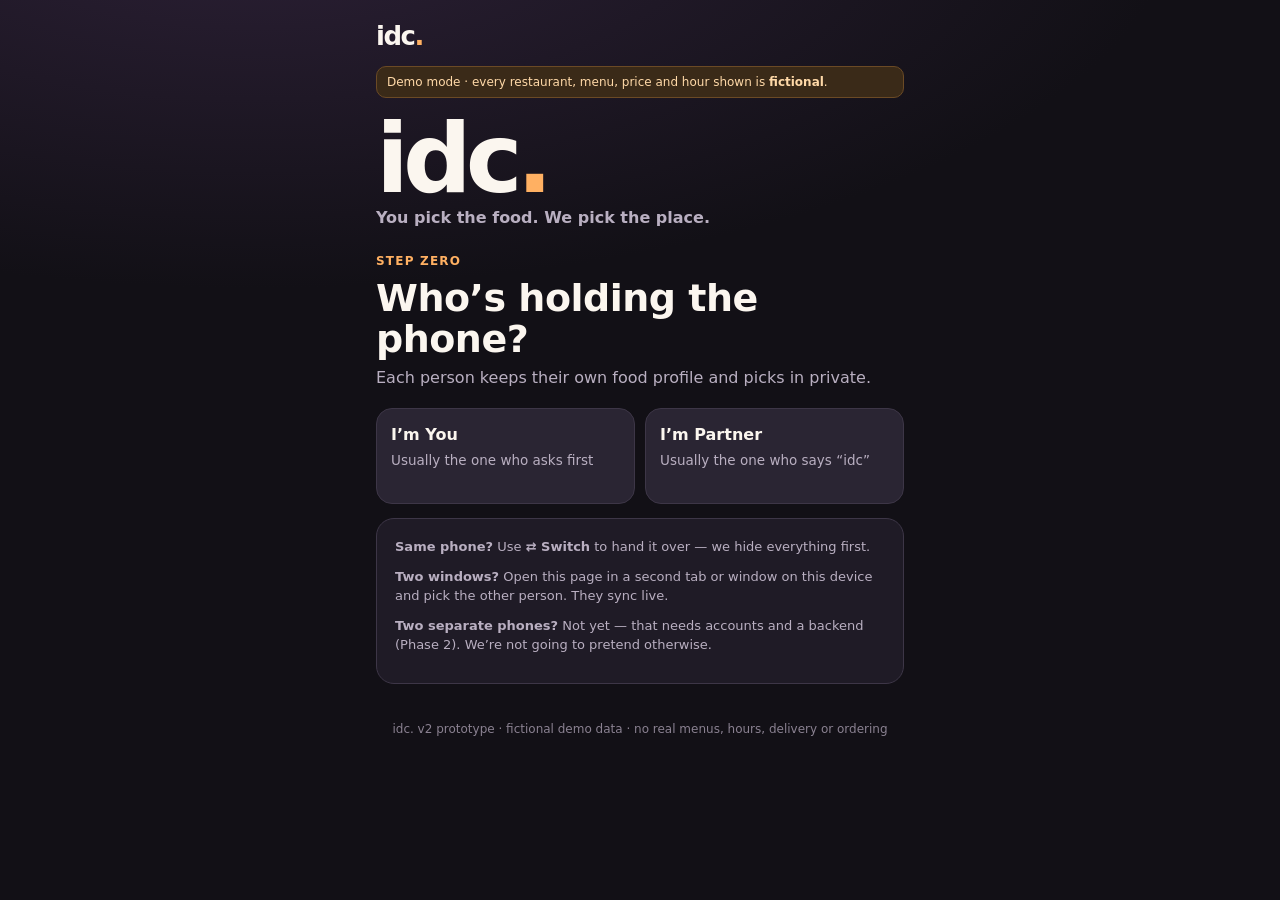
<file: index.html>
<!doctype html>
<html lang="en">
<head>
  <meta charset="utf-8">
  <meta name="viewport" content="width=device-width, initial-scale=1, viewport-fit=cover">
  <meta name="theme-color" content="#121016">
  <meta name="description" content="idc. — You pick the food. We pick the place. A two-person dinner decider.">
  <title>idc. | You pick the food. We pick the place.</title>
  <link rel="preconnect" href="https://images.unsplash.com">
  <link rel="stylesheet" href="css/app.css">
</head>
<body>
  <div id="app" aria-live="off"></div>
  <div class="toast" id="toast" role="status" aria-live="polite"></div>
  <noscript><p style="padding:20px">idc. needs JavaScript. Ironically, we do care about that.</p></noscript>
  <script type="module" src="js/app.js"></script>
</body>
</html>
</file>
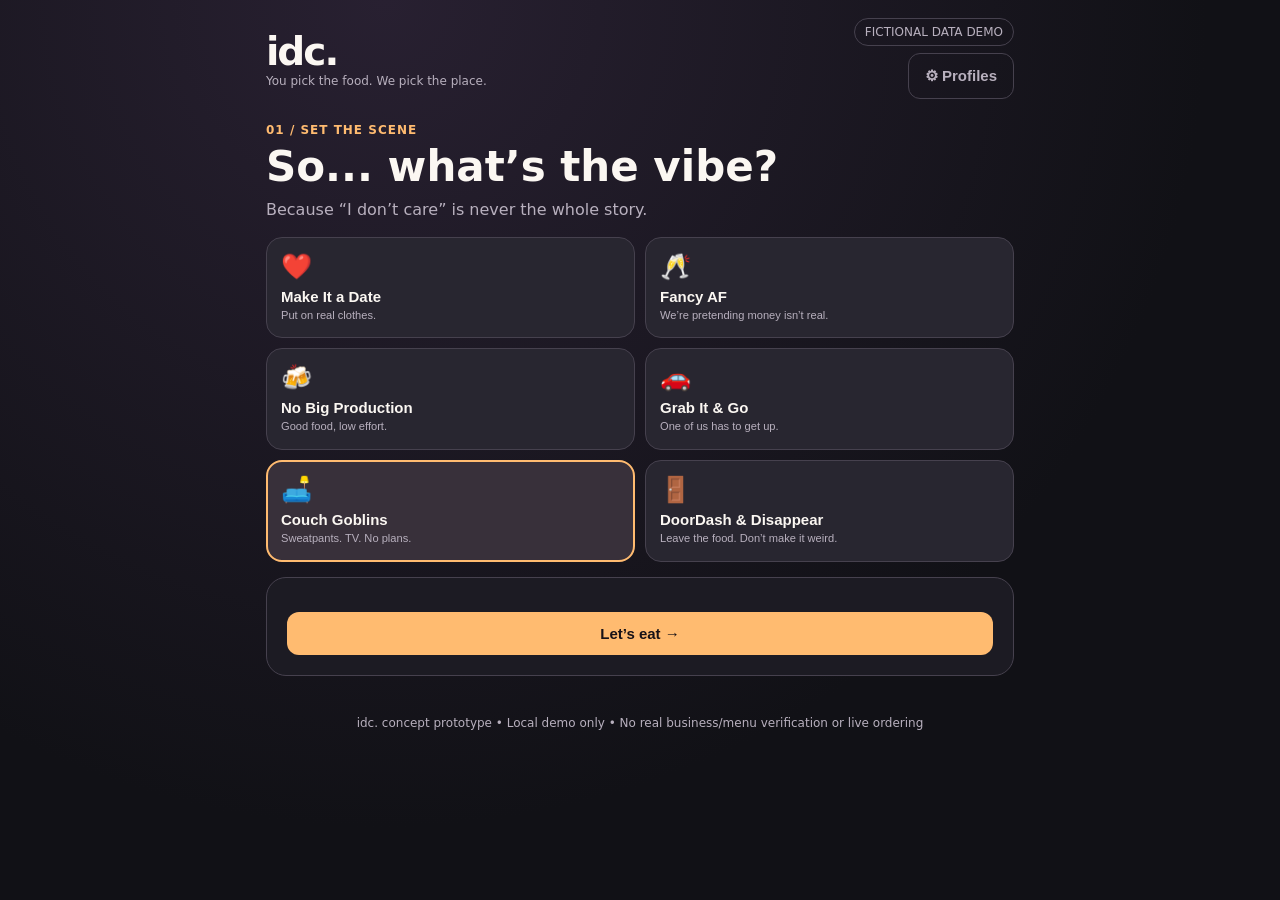
<file: Index.html>
<!DOCTYPE html>
<html lang="en"><head><meta charset="UTF-8"><meta name="viewport" content="width=device-width,initial-scale=1"><title>idc. | Dinner, decided.</title><style>
:root{--bg:#111116;--panel:#1c1b23;--panel2:#282630;--line:#46414e;--text:#fbf7f2;--muted:#b8b0be;--accent:#ffbb70;--pink:#ff7f9d;--green:#8be0b6;--red:#ff8a8a}*{box-sizing:border-box}body{margin:0;background:radial-gradient(ellipse at 30% 0%,#282031 0,#111116 65%);color:var(--text);font-family:system-ui,-apple-system,Segoe UI,Arial,sans-serif;min-height:100vh}.wrap{max-width:780px;margin:auto;padding:18px 16px 65px}.top{display:flex;align-items:center;justify-content:space-between;gap:12px;margin-bottom:24px}.logo{font-weight:900;font-size:39px;letter-spacing:-2px}.tiny{font-size:12px;color:var(--muted)}.eyebrow{font-weight:750;font-size:12px;color:var(--accent);text-transform:uppercase;letter-spacing:1px}h1{font-size:clamp(27px,6vw,42px);line-height:1.07;margin:8px 0}h2{font-size:23px;margin:4px 0 12px}h3{font-size:17px;margin:5px 0}.sub{color:var(--muted);line-height:1.5;margin-top:7px}.panel{background:var(--panel);border:1px solid var(--line);border-radius:20px;padding:20px;margin:15px 0}.choice-grid{display:grid;grid-template-columns:repeat(2,minmax(0,1fr));gap:10px}.choice{background:var(--panel2);border:1px solid var(--line);padding:14px;border-radius:16px;text-align:left;color:var(--text);cursor:pointer;min-height:97px}.choice.active{border:2px solid var(--accent);background:#38303a;padding:13px}.choice .emoji{font-size:25px;display:block;margin-bottom:7px}.choice strong{display:block;font-size:15px}.choice small{display:block;color:var(--muted);line-height:1.4;margin-top:3px}.button{border:0;cursor:pointer;border-radius:12px;padding:13px 16px;background:var(--accent);font-size:15px;font-weight:800;color:#171217}.button.secondary{background:var(--panel2);color:var(--text);border:1px solid var(--line)}.button.ghost{background:transparent;color:var(--muted);border:1px solid var(--line)}.button.danger{background:#5c2d3b;color:#ffe8ed}.button:disabled{opacity:.35;cursor:not-allowed}.button.full{width:100%;margin-top:14px}.buttons{display:flex;flex-wrap:wrap;gap:9px}.buttons>*{flex:1}.row{display:flex;align-items:center;justify-content:space-between;gap:12px}.chip{border:1px solid var(--line);border-radius:100px;padding:6px 10px;font-size:12px;color:var(--muted);white-space:nowrap}.chip.good{color:var(--green);border-color:#416f5b}.chip.warn{color:var(--accent)}.avatar{border-radius:50%;width:37px;height:37px;background:#5e405c;display:grid;place-items:center;font-weight:900}.tabs{display:flex;gap:8px;margin:15px 0}.tabs button{flex:1}.progress{height:6px;background:#3d3743;border-radius:20px;overflow:hidden;margin:20px 0}.progress>div{height:100%;background:var(--accent);transition:width .2s}.food{height:235px;border-radius:18px;background:linear-gradient(135deg,#4c3443,#312c40);display:flex;align-items:center;justify-content:center;font-size:100px;margin:16px 0 12px}.foodname{text-align:center;font-size:31px;font-weight:850}.foodhint{text-align:center;color:var(--muted);margin:6px 0 20px}.swipe-actions{display:flex;gap:8px}.swipe-actions button{flex:1}.field{margin:15px 0}.field label{font-size:13px;color:var(--muted);display:block;margin-bottom:8px}.field select,.field input{width:100%;background:var(--panel2);color:var(--text);border:1px solid var(--line);border-radius:12px;padding:12px;font-size:15px}.pref{display:flex;align-items:center;justify-content:space-between;gap:8px;border-bottom:1px solid #39343f;padding:11px 0}.pref select{width:130px;background:var(--panel2);color:var(--text);padding:9px;border:1px solid var(--line);border-radius:10px}.results{display:grid;gap:11px}.restaurant{border:1px solid var(--line);border-radius:17px;padding:16px;background:var(--panel2)}.restaurant.eliminated{opacity:.42}.restaurant strong{font-size:19px}.itempair{display:grid;grid-template-columns:1fr 1fr;gap:8px;margin:12px 0}.itempair>div{background:#1c1b23;border-radius:10px;padding:10px;font-size:13px;line-height:1.45}.itempair span{color:var(--accent);display:block;font-size:11px;margin-bottom:5px}.muted{color:var(--muted)}.alert{border:1px solid #665243;background:#302820;border-radius:13px;padding:12px;color:#fce0bb;font-size:13px;line-height:1.4}.success{border:1px solid #32654e;background:#1d3029;border-radius:13px;padding:14px;color:#bdf0d7}.center{text-align:center}.stephead{margin-bottom:15px}.stats{display:flex;gap:8px;flex-wrap:wrap;margin:12px 0}.hr{border:0;border-top:1px solid var(--line);margin:17px 0}.small{font-size:13px}.link{border:0;background:none;color:var(--accent);text-decoration:underline;cursor:pointer;padding:4px}.profile-controls{display:flex;flex-wrap:wrap;gap:8px;margin-top:15px}.toast{position:fixed;bottom:17px;left:50%;transform:translateX(-50%);background:#37303c;padding:12px 17px;border-radius:12px;display:none;max-width:90%;z-index:5}.tag{color:var(--accent)}@media(max-width:430px){.choice-grid{grid-template-columns:1fr 1fr}.choice{padding:10px}.choice.active{padding:9px}.panel{padding:15px}.food{height:195px;font-size:79px}.button{padding:12px 10px;font-size:13px}.itempair{grid-template-columns:1fr}.wrap{padding:12px 12px 60px}}
</style></head><body><div class="wrap" id="app"></div><div class="toast" id="toast"></div><script>
// All restaurants, dishes, and scores below are fictional demo data.
const foods=[['wings','Chicken wings','🍗'],['steak','Steak','🥩'],['burger','Burgers','🍔'],['pizza','Pizza','🍕'],['tacos','Tacos','🌮'],['pasta','Pasta','🍝'],['sushi','Sushi','🍣'],['salad','Salads','🥗'],['sandwich','Sandwiches','🥪'],['seafood','Seafood','🦐'],['bbq','BBQ','🍖'],['noodles','Noodles','🍜']];
const venues=[
{id:'r1',name:'The Corner Grill',tag:'Comfort food',dishes:{wings:'Buffalo wings',steak:'Grilled sirloin',burger:'Bacon burger',salad:'Chopped salad',sandwich:'Club sandwich'},price:21,pickup:true,delivery:true,quality:88,distance:3.1},
{id:'r2',name:'Oak & Ember',tag:'Modern American',dishes:{steak:'Ribeye plate',burger:'Smash burger',pasta:'Creamy penne',seafood:'Blackened shrimp'},price:25,pickup:true,delivery:false,quality:94,distance:4.3},
{id:'r3',name:'The Saucy Chicken',tag:'Wings & casual',dishes:{wings:'Garlic-parmesan wings',burger:'Chicken burger',sandwich:'Crispy chicken sandwich',salad:'Grilled chicken salad'},price:17,pickup:true,delivery:true,quality:86,distance:2.6},
{id:'r4',name:'Little Italy Kitchen',tag:'Italian favorites',dishes:{pizza:'Margherita pizza',pasta:'Baked rigatoni',salad:'Caesar salad',sandwich:'Meatball sub',steak:'Steak tips'},price:22,pickup:true,delivery:true,quality:89,distance:4.8},
{id:'r5',name:'Taco After Dark',tag:'Tex-Mex',dishes:{tacos:'Carne asada tacos',burger:'Tex-Mex burger',wings:'Hot honey wings',salad:'Taco salad'},price:18,pickup:true,delivery:true,quality:85,distance:5.0},
{id:'r6',name:'The Backyard Table',tag:'American kitchen',dishes:{bbq:'Smoked brisket',steak:'Steak bites',burger:'Classic cheeseburger',wings:'Smoked wings',pizza:'Flatbread pizza'},price:24,pickup:true,delivery:true,quality:91,distance:6.1},
{id:'r7',name:'Noodle House Nine',tag:'Asian kitchen',dishes:{noodles:'Garlic noodles',sushi:'Salmon roll',seafood:'Shrimp noodles',salad:'Cucumber salad'},price:19,pickup:true,delivery:true,quality:90,distance:5.8},
{id:'r8',name:'Bistro on Main',tag:'Bistro',dishes:{steak:'Steak frites',sandwich:'Turkey pesto panini',burger:'Truffle burger',pasta:'Pappardelle',salad:'Harvest salad'},price:28,pickup:true,delivery:false,quality:92,distance:7.3},
{id:'r9',name:'The Weekend Slice',tag:'Pizza & sandwiches',dishes:{pizza:'Hot honey pepperoni',sandwich:'Italian grinder',wings:'Crispy hot wings',salad:'Greek salad'},price:16,pickup:true,delivery:true,quality:87,distance:4.0},
{id:'r10',name:'Coastal Plate',tag:'Seafood grill',dishes:{seafood:'Grilled mahi',steak:'Surf-and-turf steak',burger:'Pub burger',salad:'Shrimp salad'},price:25,pickup:true,delivery:true,quality:90,distance:6.5}
];
const vibes=[['date','Make It a Date','❤️','Put on real clothes.'],['fancy','Fancy AF','🥂','We’re pretending money isn’t real.'],['casual','No Big Production','🍻','Good food, low effort.'],['pickup','Grab It & Go','🚗','One of us has to get up.'],['couch','Couch Goblins','🛋️','Sweatpants. TV. No plans.'],['delivery','DoorDash & Disappear','🚪','Leave the food. Don’t make it weird.']];
function initial(){return {screen:'vibe',vibe:'couch',method:'either',budget:'30',time:'now',user:0,profiles:[{name:'You',prefs:{wings:'love',steak:'like',burger:'like',sushi:'never'}},{name:'Partner',prefs:{burger:'love',pasta:'like',pizza:'love',sushi:'dislike'}}],session:[{mode:null,swipes:{},done:false},{mode:null,swipes:{},done:false}],swipeIndex:0,excluded:[],pendingBlock:null,blockApprovals:[false,false],eliminations:[null,null],finalists:[],winner:null,backup:null,replacementVotes:[false,false],replacementReason:'busy',replacementRadius:'5',history:[],generation:0}}let S=initial();
const app=document.getElementById('app');function esc(s){return String(s).replace(/[&<>"']/g,c=>({'&':'&amp;','<':'&lt;','>':'&gt;','"':'&quot;',"'":'&#39;'}[c]))}function button(t,fn,cls=''){let disabled=cls.includes('disabled');return `<button class="button ${cls.replace('disabled','')}" ${disabled?'disabled':''} onclick="${fn}">${t}</button>`}function go(page){S.screen=page;render();window.scrollTo({top:0,behavior:'smooth'})}function toast(s){let el=document.getElementById('toast');el.textContent=s;el.style.display='block';setTimeout(()=>el.style.display='none',2600)}function header(){return `<header class="top"><div><span class="logo">idc.</span><div class="tiny">You pick the food. We pick the place.</div></div><div style="text-align:right"><div class="chip">FICTIONAL DATA DEMO</div><div style="margin-top:7px">${button('⚙ Profiles','go(\'profiles\')','ghost')}</div></div></header>`}function title(tag,heading,sub){return `<div class="stephead"><div class="eyebrow">${tag}</div><h1>${heading}</h1><div class="sub">${sub}</div></div>`}
function render(){let content='';if(S.screen==='vibe'){content=title('01 / set the scene','So... what’s the vibe?','Because “I don’t care” is never the whole story.')+`<div class="choice-grid">${vibes.map(v=>`<button class="choice ${S.vibe===v[0]?'active':''}" onclick="S.vibe='${v[0]}';render()"><span class="emoji">${v[2]}</span><strong>${v[1]}</strong><small>${v[3]}</small></button>`).join('')}</div><div class="panel">${button('Let’s eat →','go(\'settings\')','full')}</div>`}
else if(S.screen==='settings'){content=title('02 / tonight’s rules',S.vibe==='couch'?'Couch Goblins activated.':'Establishing the game plan.','The first partner chooses the vibe and tonight’s ground rules.')+`<div class="panel"><div class="field"><label>How’s the food getting to you?</label><div class="choice-grid">${[['delivery','🚪 Delivery'],['pickup','🚗 Pickup'],['either','🛋️ Either works']].map(x=>`<button class="choice ${S.method===x[0]?'active':''}" onclick="S.method='${x[0]}';render()"><strong>${x[1]}</strong></button>`).join('')}</div></div><div class="field"><label>Budget per person (approximate food subtotal)</label><select onchange="S.budget=this.value">${['15','20','25','30','40','50','any'].map(x=>`<option ${S.budget===x?'selected':''} value="${x}">${x==='any'?'No limit':'$'+x}</option>`).join('')}</select></div><div class="field"><label>When?</label><select onchange="S.time=this.value"><option value="now" ${S.time==='now'?'selected':''}>Soon. We’re hungry.</option><option value="later" ${S.time==='later'?'selected':''}>Later tonight</option></select></div><div class="alert">Demo restaurants have fictional menus, prices and service methods. Actual opening hours, delivery coverage and wait times are not verified.</div>${button('Start tonight’s session →','go(\'sessions\')','full')}</div>`}
else if(S.screen==='profiles'){content=title('Profiles / forever preferences','You know me.','Permanent preferences affect the default cards and matches. “Never” does not mean the restaurant itself is banned.')+`<div class="tabs">${[0,1].map(u=>button(esc(S.profiles[u].name),`S.user=${u};render()`,S.user===u?'':'secondary')).join('')}</div><div class="panel"><div class="field"><label>Display name</label><input value="${esc(S.profiles[S.user].name)}" maxlength="24" onchange="S.profiles[S.user].name=this.value.trim()||'Partner';render()"></div>${foods.map(f=>`<div class="pref"><span>${f[2]} ${f[1]}</span><select onchange="S.profiles[${S.user}].prefs['${f[0]}']=this.value">${[['love','❤️ Love'],['like','👍 Like'],['neutral','😐 Neutral'],['dislike','👎 Dislike'],['never','🚫 Never']].map(op=>`<option value="${op[0]}" ${(S.profiles[S.user].prefs[f[0]]||'neutral')===op[0]?'selected':''}>${op[1]}</option>`).join('')}</select></div>`).join('')}</div><div class="panel"><h3>Permanent restaurant exclusions</h3><p class="sub small">Blocking requires both users' approval. In this single-device demo, switch between the two.</p>${S.excluded.length?S.excluded.map(id=>`<div class="row pref"><span>${esc(venues.find(v=>v.id===id)?.name||id)}</span>${button('Unblock',`unblock('${id}')`,'secondary')}</div>`).join(''):'<p class="muted small">No restaurants jointly blocked.</p>'}${S.pendingBlock?`<div class="alert">Pending joint block: ${esc(venues.find(v=>v.id===S.pendingBlock)?.name)}<div class="profile-controls">${[0,1].map(u=>button(`${esc(S.profiles[u].name)}: ${S.blockApprovals[u]?'Approved':'Approve'}`,`approveBlock(${u})`,S.blockApprovals[u]?'':'secondary')).join('')}</div></div>`:''}</div><div class="buttons">${button('Back to session','go(\'sessions\')','secondary')}${button('Start over','reset()','ghost')}</div>`}
else if(S.screen==='sessions'){content=title('03 / dinner partners','Two people. One decision.','Each partner can swipe, or tap “idc. You Know Me.” to use saved preferences.')+`<div class="panel"><div class="stats"><span class="chip">${esc(vibes.find(x=>x[0]===S.vibe)[1])}</span><span class="chip">${S.method}</span><span class="chip">${S.budget==='any'?'No budget cap':'$'+S.budget+' / person'}</span></div>${[0,1].map(u=>`<div class="pref"><div class="row"><div class="avatar">${u===0?'1':'2'}</div><div><strong>${esc(S.profiles[u].name)}</strong><div class="tiny">${S.session[u].done?(S.session[u].mode==='skip'?'Skipped • using preferences':'Swipes submitted'):'Ready to choose'}</div></div></div>${S.session[u].done?'<span class="chip good">✓ Ready</span>':button('Choose',`selectPerson(${u})`,'secondary')}</div>`).join('')}${S.session.every(x=>x.done)?button('Find our Final Three →','makeFinalists()','full'): '<p class="muted small">Waiting for both partners. Swipes stay private until both finish.</p>'}</div><div class="buttons">${button('Edit vibe & budget','go(\'settings\')','secondary')}${button('Edit profiles','go(\'profiles\')','secondary')}</div>`}
else if(S.screen==='swipe'){let u=S.user,eligible=foods.filter(f=>S.profiles[u].prefs[f[0]]!=='never'),current=eligible.filter(f=>!(f[0] in S.session[u].swipes))[0];content=title('04 / pick your cravings',`${esc(S.profiles[u].name)}, what sounds good?`,'Your answer can be different from your partner’s.')+`<div class="panel">${current?`<div class="row"><span class="chip">${eligible.filter(f=>f[0] in S.session[u].swipes).length+1} of ${eligible.length}</span><span class="chip">${S.profiles[u].prefs[current[0]]==='love'?'❤️ Profile favorite':'Tonight only'}</span></div><div class="food">${current[2]}</div><div class="foodname">${current[1]}</div><p class="foodhint">Do we want this tonight?</p><div class="swipe-actions">${button('Nah',`chooseSwipe('${current[0]}','no')`,'danger')}${button('Maybe',`chooseSwipe('${current[0]}','maybe')`,'secondary')}${button('Hell yes',`chooseSwipe('${current[0]}','yes')`)}</div>`:'<div class="center"><h2>Cravings submitted ✓</h2><p class="sub">You made it through the whole menu.</p></div>'}${button('idc. You Know Me. →',`finishSwipes(true)`,'full secondary')}<p class="tiny center">Skip the remaining swipes. Any choices you already made still count.</p></div><div class="buttons">${button('Done choosing',`finishSwipes(false)`,'secondary')}${button('Back',`go('sessions')`,'ghost')}</div>`}
else if(S.screen==='finalists'){content=title('05 / the final three','Three restaurants. Two vetoes. One dinner.','Each partner must eliminate exactly one. Choices remain private until both submit.')+`<div class="alert">Menu options, prices, service, distance and quality scores are simulated. This is a decision-flow test, not a live restaurant search.</div><div class="results">${S.finalists.map((r,i)=>renderRestaurant(r,i)).join('')}</div><div class="panel"><h3>Eliminate one restaurant each</h3><div class="field"><label>${esc(S.profiles[0].name)} eliminates</label><select onchange="S.eliminations[0]=this.value;render()"><option value="">Choose one...</option>${S.finalists.map(r=>`<option ${S.eliminations[0]===r.id?'selected':''} value="${r.id}">${esc(r.name)}</option>`).join('')}</select></div><div class="field"><label>${esc(S.profiles[1].name)} eliminates</label><select onchange="S.eliminations[1]=this.value;render()"><option value="">Choose one...</option>${S.finalists.map(r=>`<option ${S.eliminations[1]===r.id?'selected':''} value="${r.id}">${esc(r.name)}</option>`).join('')}</select></div>${button('Decide our dinner →','decide()','full'+(!S.eliminations.every(Boolean)?' disabled':''))}</div>`}
else if(S.screen==='decision'){let win=venues.find(v=>v.id===S.winner),back=venues.find(v=>v.id===S.backup);content=title('06 / dinner decided','Well, that’s settled.','The democratic process has somehow produced food.')+`<div class="panel"><div class="eyebrow">Tonight’s winner</div><h1>${esc(win?.name||'No match')}</h1><p class="sub">${esc(win?.tag||'')} · ${win?.distance||'?'} fictional mi · Approx. $${win?.price||'?'} / person</p>${win?renderPair(win):''}<div class="success small">${S.eliminations[0]===S.eliminations[1]?'Both eliminated the same place. The higher-quality compatible survivor won.':'Different vetoes left one surviving restaurant. No tiebreaker needed.'}</div>${back?`<hr class="hr"><div class="eyebrow">Backup</div><h3>${esc(back.name)}</h3><p class="muted small">Reserved if plans fall through.</p>`:''}</div><div class="panel"><h3>Restaurant not working out?</h3><p class="sub small">Both partners must approve replacement. Never reconsider restaurants vetoed this session or permanently excluded.</p><div class="field"><label>Why replace it?</label><select onchange="S.replacementReason=this.value"><option value="busy">Too busy / long wait</option><option value="closed">Closed or closing</option><option value="changed">Changed our minds</option></select></div><div class="field"><label>Nearby replacement search radius (simulated)</label><select onchange="S.replacementRadius=this.value"><option value="3">3 miles</option><option value="5" selected>5 miles</option><option value="10">10 miles</option><option value="25">25 miles</option></select></div>${[0,1].map(u=>`<div class="pref"><span>${esc(S.profiles[u].name)} agrees to replace</span><input type="checkbox" ${S.replacementVotes[u]?'checked':''} onchange="S.replacementVotes[${u}]=this.checked;render()"></div>`).join('')}${button('Find replacement →','replace()','full'+(!S.replacementVotes.every(Boolean)?' disabled':''))}</div><div class="buttons">${button('New dinner session','newSession()','secondary')}${button('View profiles','go(\'profiles\')','ghost')}</div>`}
app.innerHTML=header()+content+`<footer class="tiny center" style="padding:25px">idc. concept prototype • Local demo only • No real business/menu verification or live ordering</footer>`;}
function selectPerson(u){S.user=u;S.session[u].mode='swipe';go('swipe')}function chooseSwipe(id,v){S.session[S.user].swipes[id]=v;render()}function finishSwipes(skip){let s=S.session[S.user];s.mode=skip?'skip':'swipe';s.done=true;go('sessions')}function prefScore(u,food){const swipe=S.session[u].swipes[food];if(swipe==='no')return -999;if(swipe==='yes')return 100;if(swipe==='maybe')return 55;const pref=S.profiles[u].prefs[food]||'neutral';return {love:90,like:69,neutral:26,dislike:4,never:-999}[pref]}
function rank(r){let dishMatches=[0,1].map(u=>{let best={score:-999,id:null};Object.keys(r.dishes).forEach(f=>{let score=prefScore(u,f);if(score>best.score)best={score,id:f}});return best});if(dishMatches.some(x=>x.score<=0))return null;if(S.excluded.includes(r.id)||S.history.includes(r.id))return null;if(S.method==='delivery'&&!r.delivery||S.method==='pickup'&&!r.pickup)return null;if(S.budget!=='any'&&r.price>Number(S.budget))return null;let min=Math.min(...dishMatches.map(x=>x.score)),avg=(dishMatches[0].score+dishMatches[1].score)/2,score=min*.55+avg*.25+r.quality*.15+(10-Math.min(10,r.distance))*0.5;return {...r,score,match:dishMatches}}
function eligible(){return venues.map(rank).filter(Boolean).sort((a,b)=>b.score-a.score||a.id.localeCompare(b.id))}function makeFinalists(){let available=eligible();if(available.length<3){toast('Fewer than three eligible demo restaurants. Widen the budget or adjust preferences.');return}S.finalists=available.slice(0,3);S.eliminations=[null,null];go('finalists')}function renderPair(r){let scored=rank(r);if(!scored)return '<div class="muted small">Menu pairing unavailable under current constraints.</div>';return `<div class="itempair">${scored.match.map((m,u)=>`<div><span>${esc(S.profiles[u].name)}</span><strong>${esc(r.dishes[m.id])}</strong><div class="tiny">${m.score>=85?'Strong fit':m.score>=50?'Possible fit':'Fallback preference'}</div></div>`).join('')}</div>`}function renderRestaurant(r,i){return `<div class="restaurant"><div class="row"><div><div class="eyebrow">Option ${i+1}</div><strong>${esc(r.name)}</strong><div class="tiny">${esc(r.tag)} · ~${r.distance} fictional miles</div></div><div class="chip good">Demo fit ${Math.round(r.score)}</div></div>${renderPair(r)}<div class="row"><span class="tiny">~$${r.price}/person · ${r.delivery?'Delivery + pickup':'Pickup only'}</span><button class="link" onclick="requestBlock('${r.id}')">Block together</button></div></div>`}
function decide(){if(!S.eliminations.every(Boolean))return;const survivors=S.finalists.filter(r=>!S.eliminations.includes(r.id));if(S.eliminations[0]===S.eliminations[1]){S.winner=survivors[0].id;S.backup=survivors[1].id}else{S.winner=survivors[0].id;let reserve=eligible().find(r=>!S.finalists.some(f=>f.id===r.id)&&!S.eliminations.includes(r.id));S.backup=reserve?.id||null}S.replacementVotes=[false,false];go('decision')}
function replace(){if(!S.replacementVotes.every(Boolean))return;let vetoes=S.eliminations.filter(Boolean);let excluded=new Set([...vetoes,S.winner,...S.history,...S.excluded]);let picks=eligible().filter(r=>!excluded.has(r.id));let chosen=picks.find(r=>r.id===S.backup)||picks[0];if(!chosen){toast('No verified replacement in this demo. Broaden constraints.');return}S.history.push(S.winner);S.winner=chosen.id;S.backup=picks.find(r=>r.id!==chosen.id)?.id||null;S.replacementVotes=[false,false];toast('Replacement selected from the remaining eligible demo options.');go('decision')}
function requestBlock(id){S.pendingBlock=id;S.blockApprovals=[false,false];go('profiles');toast('Both partners must approve the restaurant block.')}function approveBlock(u){S.blockApprovals[u]=true;if(S.blockApprovals.every(Boolean)){if(!S.excluded.includes(S.pendingBlock))S.excluded.push(S.pendingBlock);S.pendingBlock=null;S.blockApprovals=[false,false];toast('Restaurant jointly blocked.')}render()}function unblock(id){S.excluded=S.excluded.filter(x=>x!==id);render()}function newSession(){S.session=[{mode:null,swipes:{},done:false},{mode:null,swipes:{},done:false}];S.finalists=[];S.eliminations=[null,null];S.winner=null;S.backup=null;S.history=[];S.replacementVotes=[false,false];go('vibe')}function reset(){if(confirm('Reset the entire prototype including preferences and restaurant exclusions?')){S=initial();render()}}render();
</script></body></html>
</file>
<file: css/app.css>
:root {
  --bg: #121016;
  --bg2: #1a1720;
  --panel: #1f1b26;
  --panel2: #2a2533;
  --line: #3d3647;
  --text: #fbf6ef;
  --muted: #b9afc1;
  --accent: #ffb062;
  --accent-ink: #1b1209;
  --pink: #ff7d9b;
  --green: #7fe0b0;
  --red: #ff8080;
  --radius: 18px;
  --shadow: 0 18px 50px rgba(0, 0, 0, 0.45);
  color-scheme: dark;
}
* { box-sizing: border-box; }
html { -webkit-text-size-adjust: 100%; }
body {
  margin: 0;
  min-height: 100vh;
  background: radial-gradient(120% 70% at 20% -10%, #2c2036 0, var(--bg) 60%) fixed, var(--bg);
  color: var(--text);
  font: 16px/1.5 system-ui, -apple-system, 'Segoe UI', Roboto, Arial, sans-serif;
}
button, input, select { font: inherit; color: inherit; }
a { color: var(--accent); }
.sr-only { position: absolute; width: 1px; height: 1px; overflow: hidden; clip: rect(0 0 0 0); white-space: nowrap; }
:focus-visible { outline: 3px solid var(--accent); outline-offset: 2px; }

.wrap { max-width: 560px; margin: 0 auto; padding: 12px 16px 96px; }
.top { display: flex; align-items: center; justify-content: space-between; gap: 8px; min-height: 48px; }
.top .left, .top .right { display: flex; align-items: center; gap: 6px; }
.logo { font-weight: 900; font-size: 26px; letter-spacing: -1.5px; }
.logo span { color: var(--accent); }
.hero-logo { font-weight: 900; font-size: clamp(64px, 20vw, 96px); letter-spacing: -6px; line-height: 0.9; margin: 18px 0 4px; }
.hero-logo span { color: var(--accent); }
.tagline { color: var(--muted); font-weight: 600; margin: 0 0 22px; }

.demo-banner { font-size: 12px; color: #ffd9a8; background: #3a2a18; border: 1px solid #6b4a25; border-radius: 10px; padding: 6px 10px; margin: 6px 0 12px; }

h1 { font-size: clamp(28px, 7vw, 38px); line-height: 1.08; margin: 8px 0 6px; letter-spacing: -0.5px; }
h2 { font-size: 22px; margin: 0 0 8px; }
h3 { font-size: 17px; margin: 0 0 4px; }
p { margin: 0 0 10px; }
.sub { color: var(--muted); margin-bottom: 18px; }
.eyebrow { font-size: 12px; font-weight: 800; letter-spacing: 1.2px; text-transform: uppercase; color: var(--accent); }
.muted { color: var(--muted); }
.small { font-size: 13px; }

.panel { background: var(--panel); border: 1px solid var(--line); border-radius: var(--radius); padding: 18px; margin: 14px 0; }
.stack > * + * { margin-top: 10px; }
.row { display: flex; gap: 10px; align-items: center; }
.row.spread { justify-content: space-between; }
.wrap-row { display: flex; flex-wrap: wrap; gap: 8px; }

.btn {
  border: 0; cursor: pointer; border-radius: 14px; padding: 13px 18px; min-height: 48px;
  background: var(--accent); color: var(--accent-ink); font-weight: 800; font-size: 16px;
  transition: transform 0.12s ease, filter 0.12s ease;
}
.btn:hover { filter: brightness(1.06); }
.btn:active { transform: scale(0.98); }
.btn[disabled] { opacity: 0.45; cursor: not-allowed; }
.btn.secondary { background: var(--panel2); color: var(--text); border: 1px solid var(--line); }
.btn.ghost { background: transparent; color: var(--text); border: 1px solid var(--line); }
.btn.danger { background: #3a1f25; color: #ffc2c2; border: 1px solid #6e3540; }
.btn.small { min-height: 38px; padding: 7px 12px; font-size: 14px; border-radius: 11px; }
.btn.wide { width: 100%; }
.btn.big { font-size: 19px; min-height: 58px; }
.iconbtn { background: transparent; border: 1px solid var(--line); border-radius: 12px; min-height: 40px; padding: 6px 12px; cursor: pointer; font-weight: 700; font-size: 14px; }

.choices { display: grid; grid-template-columns: 1fr 1fr; gap: 10px; }
@media (max-width: 380px) { .choices { grid-template-columns: 1fr; } }
.choice {
  text-align: left; background: var(--panel2); border: 1px solid var(--line); border-radius: 16px; padding: 14px;
  cursor: pointer; min-height: 96px; display: flex; flex-direction: column; gap: 4px; position: relative;
}
.choice strong { font-size: 16px; padding-right: 18px; }
.choice span { color: var(--muted); font-size: 13.5px; line-height: 1.35; }
.choice[aria-pressed='true'], .choice.sel { border: 2px solid var(--accent); padding: 13px; background: #352a2b; }
.choice[aria-pressed='true']::after { content: '✓'; position: absolute; top: 10px; right: 12px; color: var(--accent); font-weight: 900; }
.choice.lube { width: 100%; margin-top: 10px; min-height: 0; }
.choice.blocked { opacity: 0.45; }

.chips { display: flex; flex-wrap: wrap; gap: 8px; }
.chip { border: 1px solid var(--line); background: var(--panel2); border-radius: 999px; padding: 8px 14px; cursor: pointer; font-weight: 700; font-size: 14px; min-height: 40px; }
.chip[aria-pressed='true'] { background: var(--accent); color: var(--accent-ink); border-color: var(--accent); }

label.field { display: block; margin: 14px 0 6px; font-weight: 700; font-size: 14px; }
input[type='text'], input[type='number'], input[type='time'], select {
  width: 100%; background: var(--bg2); border: 1px solid var(--line); border-radius: 12px; padding: 11px 12px; min-height: 46px;
}
.hint { font-size: 13px; color: var(--muted); margin-top: 6px; }

/* Lobby */
.person { display: flex; align-items: center; gap: 12px; padding: 12px 0; border-bottom: 1px solid var(--line); }
.person:last-child { border-bottom: 0; }
.avatar { width: 42px; height: 42px; border-radius: 50%; display: grid; place-items: center; font-weight: 900; background: var(--panel2); border: 1px solid var(--line); flex: none; }
.avatar.me { background: var(--accent); color: var(--accent-ink); border: 0; }
.status { margin-left: auto; font-size: 13px; font-weight: 800; padding: 5px 10px; border-radius: 999px; background: var(--panel2); white-space: nowrap; }
.status.ready { background: #1f3a2e; color: var(--green); }
.status.going { background: #3a2f1c; color: var(--accent); }
.pill { display: inline-block; font-size: 12px; font-weight: 800; padding: 4px 10px; border-radius: 999px; background: var(--panel2); border: 1px solid var(--line); }

/* Swipe */
.progress { height: 6px; background: var(--panel2); border-radius: 99px; overflow: hidden; margin: 10px 0 14px; }
.progress > div { height: 100%; background: linear-gradient(90deg, var(--pink), var(--accent)); transition: width 0.25s; }
.deck { position: relative; height: min(62vh, 520px); min-height: 360px; touch-action: pan-y; user-select: none; }
.card {
  position: absolute; inset: 0; border-radius: 24px; overflow: hidden; background: #2b2230; box-shadow: var(--shadow);
  border: 1px solid var(--line); will-change: transform; transition: transform 0.25s ease, opacity 0.25s ease;
}
.card.dragging { transition: none; }
.card.under { transform: scale(0.95) translateY(10px); opacity: 0.6; }
/* Fallback is always underneath; the photo covers it once loaded. */
.card .fallback { position: absolute; inset: 0; display: grid; place-items: center; padding: 24px 24px 120px; text-align: center; font-weight: 900; font-size: 44px; letter-spacing: -1.5px; color: rgba(255, 255, 255, 0.14);
  background: radial-gradient(circle at 25% 15%, #6a4050, transparent 55%), radial-gradient(circle at 80% 70%, #5a3a22, transparent 55%), #2a1f2e; }
.card img { position: absolute; inset: 0; width: 100%; height: 100%; object-fit: cover; display: block; pointer-events: none; z-index: 1; }
.card.noimg img { display: none; }
.card .shade, .card .badge, .card .stamp { z-index: 2; }
.card .shade { position: absolute; inset: auto 0 0 0; padding: 70px 18px 18px; background: linear-gradient(transparent, rgba(10, 8, 12, 0.92)); }
.card .name { font-size: 30px; font-weight: 900; letter-spacing: -0.5px; line-height: 1.05; }
.card .meta { font-size: 12px; color: #d8cfd8; margin-top: 4px; }
.card .badge { position: absolute; top: 14px; left: 14px; }
.stamp { position: absolute; top: 26px; font-size: 26px; font-weight: 900; padding: 6px 14px; border: 4px solid; border-radius: 12px; opacity: 0; transform: rotate(-12deg); }
.stamp.yes { left: 20px; color: var(--green); }
.stamp.no { right: 20px; color: var(--red); transform: rotate(12deg); }
.stamp.really { left: 50%; transform: translateX(-50%); color: var(--accent); top: 40%; }
.answers { display: grid; grid-template-columns: repeat(4, 1fr); gap: 8px; margin-top: 14px; }
.answers .btn { padding: 10px 4px; font-size: 14px; min-height: 56px; line-height: 1.15; }
.ans-no { background: #3a1f25; color: #ffc2c2; }
.ans-maybe { background: var(--panel2); color: var(--text); border: 1px solid var(--line) !important; }
.ans-yes { background: #1f3a2e; color: var(--green); }
.ans-really { background: var(--accent); color: var(--accent-ink); }
.swipe-tools { display: flex; justify-content: space-between; align-items: center; margin-top: 10px; gap: 8px; }
.skip { margin-top: 16px; text-align: center; }
.skip .btn { width: 100%; }
.skip p { font-size: 13px; color: var(--muted); margin-top: 6px; }
.done-card { text-align: center; padding: 36px 18px; }
.done-card .big-emoji { font-size: 44px; font-weight: 900; color: var(--accent); }

.review-item { display: flex; align-items: center; gap: 10px; padding: 9px 0; border-bottom: 1px solid var(--line); }
.review-item img { width: 52px; height: 52px; border-radius: 12px; object-fit: cover; background: var(--panel2); flex: none; }
.noimg-thumb { width: 52px; height: 52px; border-radius: 12px; flex: none; background: radial-gradient(circle at 30% 20%, #6a4050, #2a1f2e 70%); }
.review-item .nm { flex: 1; font-weight: 700; }
.review-item select { width: auto; min-height: 40px; padding: 6px 8px; }

/* Restaurants */
.venue { background: var(--panel); border: 1px solid var(--line); border-radius: var(--radius); padding: 16px; margin: 12px 0; }
.venue.wanted { border-color: var(--pink); background: #2c1a26; }
.confirm { background: var(--bg2); border: 1px solid var(--line); border-radius: 14px; padding: 12px; margin-top: 6px; }
.confirm p { margin-bottom: 10px; }
.btn.want { background: #3a1f33; color: #ffc6dc; border: 1px solid #6e3558; }
.pill.veto { background: #3a1f25; color: #ffc2c2; border-color: #6e3540; }
.pill.want { background: #3a1f33; color: #ffc6dc; border-color: #6e3558; }
.venue.vetoed { border-color: var(--red); background: #2a1a1f; }
.venue .facts { display: flex; flex-wrap: wrap; gap: 6px; margin: 8px 0; }
.pair { display: grid; grid-template-columns: 1fr 1fr; gap: 8px; margin: 10px 0; }
.pair.one { grid-template-columns: 1fr; }
.pair > div { background: var(--bg2); border-radius: 12px; padding: 10px; font-size: 14px; }
.pair b { display: block; font-size: 11px; text-transform: uppercase; letter-spacing: 1px; color: var(--accent); margin-bottom: 2px; }
.both { display: block; margin-top: 4px; font-size: 12px; font-weight: 800; color: var(--pink); }
.issues { font-size: 13px; color: #ffd28a; margin: 6px 0 0; }
.notice.bonus { background: #2c1f2a; border-color: #6a3d52; color: #ffd6e6; }
a.btn.maps { display: block; text-align: center; text-decoration: none; margin-top: 14px; line-height: 22px; }
.fits { font-size: 13px; color: var(--muted); margin: 6px 0 0; }
.fits b { color: var(--pink); }
.pill.plan { background: var(--accent); color: var(--accent-ink); border-color: var(--accent); }
.mine { background: var(--bg2); border-radius: 12px; padding: 10px 12px; font-size: 14px; margin: 10px 0; }
.mine b { display: block; font-size: 11px; text-transform: uppercase; letter-spacing: 1px; color: var(--accent); margin-bottom: 4px; }
.mine ul, ul.plain { margin: 0; padding-left: 18px; }
.drinks { background: var(--bg2); border-radius: 12px; padding: 10px; font-size: 14px; margin: 0 0 10px; }
.drinks b { display: block; font-size: 11px; text-transform: uppercase; letter-spacing: 1px; color: var(--accent); margin-bottom: 2px; }
.share { background: #2c1f2a; border: 1px dashed #6a3d52; border-radius: 12px; padding: 10px; font-size: 14px; margin: 0 0 10px; }
.share b { display: block; font-size: 11px; text-transform: uppercase; letter-spacing: 1px; color: var(--pink); margin-bottom: 2px; }
.share .both { display: inline; margin-left: 4px; }
.winner { text-align: center; padding: 26px 18px; background: linear-gradient(160deg, #3a2a24, #24192a); border: 1px solid #5d4434; }
.winner h1 { font-size: clamp(32px, 9vw, 46px); }
ul.why { margin: 6px 0 0; padding-left: 20px; color: var(--muted); font-size: 14px; }
.notice { background: #2a2333; border: 1px solid var(--line); border-radius: 14px; padding: 12px 14px; font-size: 14px; margin: 12px 0; }
.notice.warn { background: #3a2a18; border-color: #6b4a25; color: #ffe2bf; }
.notice.ok { background: #1c3328; border-color: #2f5b45; color: #c9f5de; }

/* Profile */
.pref-row { display: flex; align-items: center; justify-content: space-between; gap: 10px; padding: 7px 0; border-bottom: 1px solid #2c2734; }
.pref-row span { font-size: 15px; }
.pref-row select { width: 128px; min-height: 40px; padding: 6px 8px; }
details.group { border: 1px solid var(--line); border-radius: 14px; padding: 4px 14px; margin: 8px 0; background: var(--bg2); }
details.group summary { cursor: pointer; font-weight: 800; padding: 10px 0; }
.check { display: flex; align-items: center; gap: 10px; padding: 6px 0; }
.check input { width: 22px; height: 22px; accent-color: var(--accent); }

/* Handoff */
.handoff { position: fixed; inset: 0; background: var(--bg); z-index: 50; display: grid; place-items: center; padding: 24px; text-align: center; }

.toast { position: fixed; left: 50%; bottom: 22px; transform: translateX(-50%); background: #2f2836; border: 1px solid var(--line); color: var(--text); padding: 12px 18px; border-radius: 14px; box-shadow: var(--shadow); z-index: 60; max-width: calc(100% - 32px); display: none; font-weight: 600; }
.toast.show { display: block; }
.footer { color: #8a8191; font-size: 12px; text-align: center; margin-top: 36px; }

@media (prefers-reduced-motion: reduce) {
  *, *::before, *::after { transition: none !important; animation: none !important; }
}
</file>
